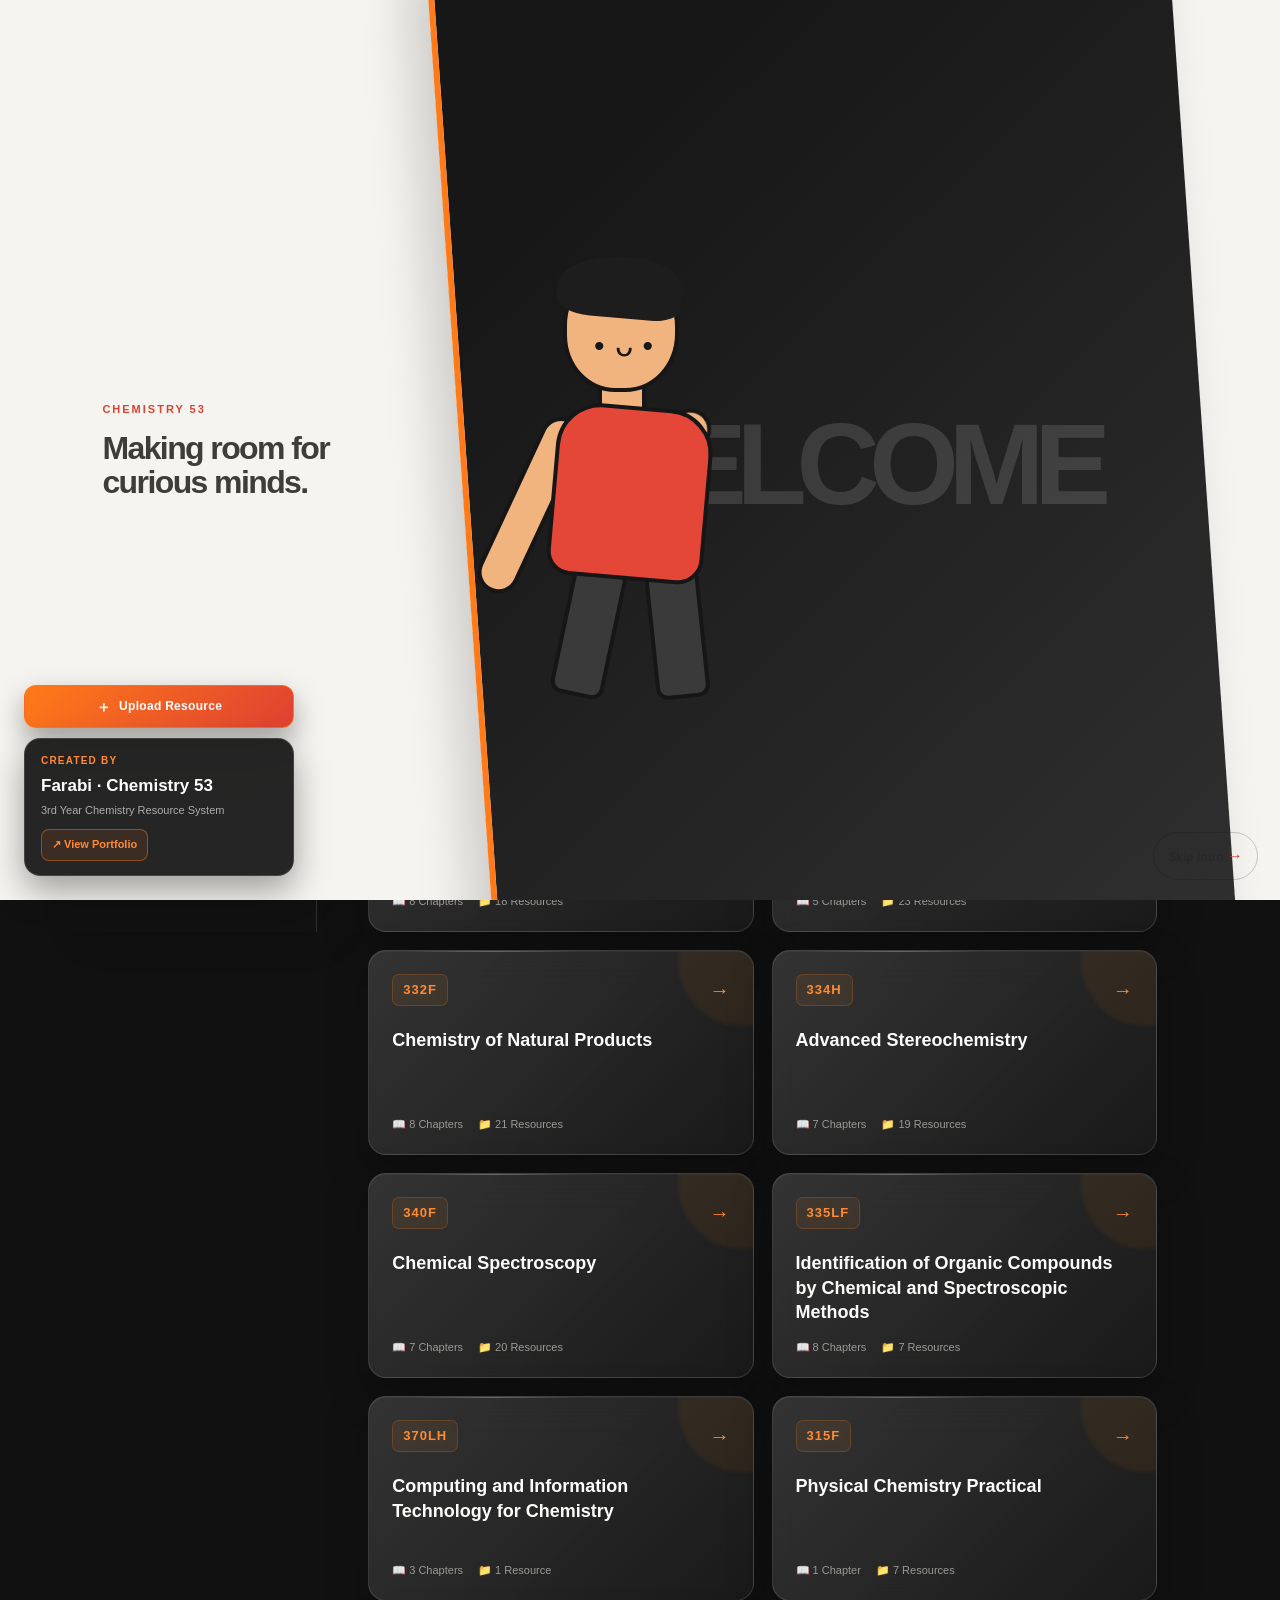
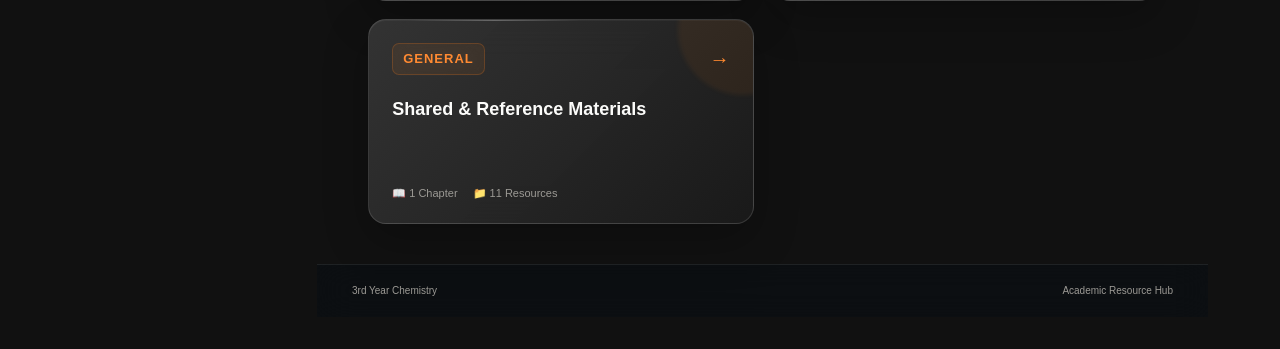
<file: index.html>
<!DOCTYPE html>
<html lang="en">
<head>
  <meta charset="UTF-8">
  <meta name="viewport" content="width=device-width, initial-scale=1.0">

  <title>3rd Year Chemistry Resource System</title>

  <link rel="stylesheet" href="css/styles.css">

  <style>
    /* =========================================================
       BOTTOM-LEFT ADMIN / CREATOR PANEL
       ========================================================= */

    .bottom-left-panel {
      position: fixed;
      left: 24px;
      bottom: 24px;
      z-index: 9999;

      width: 270px;

      display: flex;
      flex-direction: column;
      gap: 10px;
    }


    /* =========================================================
       ADD RESOURCE BUTTON
       ========================================================= */

    .add-resource-btn {
      width: 100%;

      display: flex;
      align-items: center;
      justify-content: center;
      gap: 8px;

      padding: 11px 14px;

      border: 1px solid rgba(255, 122, 24, 0.68);
      border-radius: 12px;

      background:
        linear-gradient(
          135deg,
          rgba(255, 122, 24, 0.95),
          rgba(223, 65, 50, 0.95)
        );

      color: #ffffff;

      text-decoration: none;

      font-size: 12px;
      font-weight: 700;
      letter-spacing: 0.3px;

      backdrop-filter: blur(16px);
      -webkit-backdrop-filter: blur(16px);

      box-shadow:
        0 8px 28px rgba(0, 0, 0, 0.3),
        0 0 18px rgba(255, 122, 24, 0.10);

      transition:
        transform 0.25s ease,
        border-color 0.25s ease,
        background 0.25s ease,
        box-shadow 0.25s ease;
    }

    .add-resource-btn:hover {
      transform: translateY(-3px);

      border-color: rgba(255, 255, 255, 0.9);

      background:
        linear-gradient(
          135deg,
          rgba(255, 154, 72, 1),
          rgba(238, 89, 73, 1)
        );

      box-shadow:
        0 12px 35px rgba(0, 0, 0, 0.4),
        0 0 25px rgba(255, 122, 24, 0.18);
    }

    .add-resource-icon {
      font-size: 15px;
      line-height: 1;
    }


    /* =========================================================
       CREATOR CARD
       ========================================================= */

    .creator-card {
      width: 100%;
      box-sizing: border-box;

      padding: 14px 16px;

      background: rgba(24, 24, 24, 0.94);

      border: 1px solid rgba(255, 255, 255, 0.15);
      border-radius: 16px;

      backdrop-filter: blur(16px);
      -webkit-backdrop-filter: blur(16px);

      box-shadow:
        0 10px 35px rgba(0, 0, 0, 0.35),
        0 0 20px rgba(255, 122, 24, 0.08);

      color: #ffffff;

      transition:
        transform 0.25s ease,
        border-color 0.25s ease,
        box-shadow 0.25s ease;
    }

    .creator-card:hover {
      transform: translateY(-3px);

      border-color: rgba(255, 122, 24, 0.65);

      box-shadow:
        0 14px 40px rgba(0, 0, 0, 0.45),
        0 0 25px rgba(255, 122, 24, 0.14);
    }

    .creator-label {
      display: block;

      margin-bottom: 3px;

      font-size: 10px;
      font-weight: 600;
      letter-spacing: 1.2px;
      text-transform: uppercase;

      color: #ff9a48;
    }

    .creator-name {
      margin: 0;

      font-size: 17px;
      font-weight: 700;

      color: #ffffff;
    }

    .creator-project {
      margin: 4px 0 11px;

      font-size: 11px;
      line-height: 1.4;

      color: rgba(255, 255, 255, 0.62);
    }

    .creator-portfolio {
      display: inline-flex;
      align-items: center;
      gap: 6px;

      padding: 6px 10px;

      border: 1px solid rgba(255, 122, 24, 0.42);
      border-radius: 8px;

      background: rgba(255, 122, 24, 0.10);

      color: #ff9a48;

      text-decoration: none;

      font-size: 11px;
      font-weight: 600;

      transition:
        background 0.2s ease,
        border-color 0.2s ease;
    }

    .creator-portfolio:hover {
      background: rgba(255, 122, 24, 0.18);

      border-color: rgba(255, 122, 24, 0.72);
    }


    /* =========================================================
       MOBILE
       ========================================================= */

    @media (max-width: 600px) {

      .bottom-left-panel {
        left: 12px;
        bottom: 12px;

        width: 230px;
      }

      .add-resource-btn {
        padding: 9px 11px;
        font-size: 11px;
      }

      .creator-card {
        padding: 11px 13px;
      }

      .creator-name {
        font-size: 15px;
      }

      .creator-project {
        margin-bottom: 8px;
        font-size: 10px;
      }

      .creator-portfolio {
        padding: 5px 8px;
        font-size: 10px;
      }
    }
  </style>
</head>

<body>

  <!-- =======================================================
       LOADING SCREEN
       ======================================================= -->

  <div id="loader-overlay">

    <div class="prologue-copy" aria-hidden="true">
      <span class="eyebrow">CHEMISTRY 53</span>
      <p>Making room for curious minds.</p>
    </div>

    <div class="prologue-stage" aria-hidden="true">
      <div class="prologue-wall">
        <span>WELCOME</span>
      </div>

      <div class="prologue-boy">
        <div class="boy-hair"></div>
        <div class="boy-head"><span class="boy-face">•ᴗ•</span></div>
        <div class="boy-neck"></div>
        <div class="boy-body"></div>
        <div class="boy-arm boy-arm-left"></div>
        <div class="boy-arm boy-arm-right"></div>
        <div class="boy-leg boy-leg-left"></div>
        <div class="boy-leg boy-leg-right"></div>
      </div>
    </div>

    <button class="skip-prologue" id="skip-prologue" type="button">
      Skip intro <span>→</span>
    </button>

  </div>


  <!-- =======================================================
       BOTTOM-LEFT PANEL
       ======================================================= -->

  <div class="bottom-left-panel">

    <!-- UPLOAD RESOURCE BUTTON -->

    <a
      href="code-generator.html"
      class="add-resource-btn"
    >

      <span class="add-resource-icon">
        ＋
      </span>

      <span>
        Upload Resource
      </span>

    </a>


    <!-- CREATOR INFORMATION -->

    <section class="creator-card">

      <span class="creator-label">
        Created by
      </span>

      <h2 class="creator-name">
        Farabi · Chemistry 53
      </h2>

      <p class="creator-project">
        3rd Year Chemistry Resource System
      </p>

      <a
        class="creator-portfolio"
        href="https://smkfarabi-stack.github.io/my-portfolio/"
        target="_blank"
        rel="noopener noreferrer"
      >
        ↗ View Portfolio
      </a>

    </section>

  </div>


  <!-- =======================================================
       MAIN APPLICATION
       ======================================================= -->

  <main
    id="app-root"
    style="
      padding: 32px;
      max-width: 1200px;
      margin: 0 auto;
    "
  ></main>


  <!-- =======================================================
       JAVASCRIPT
       ======================================================= -->

  <script src="js/syllabus-data.js"></script>

  <script src="js/resources-import.js"></script>

  <script src="js/resources.js"></script>

  <script src="js/code-generator.js"></script>

  <script src="js/app.js"></script>

</body>
</html>
</file>
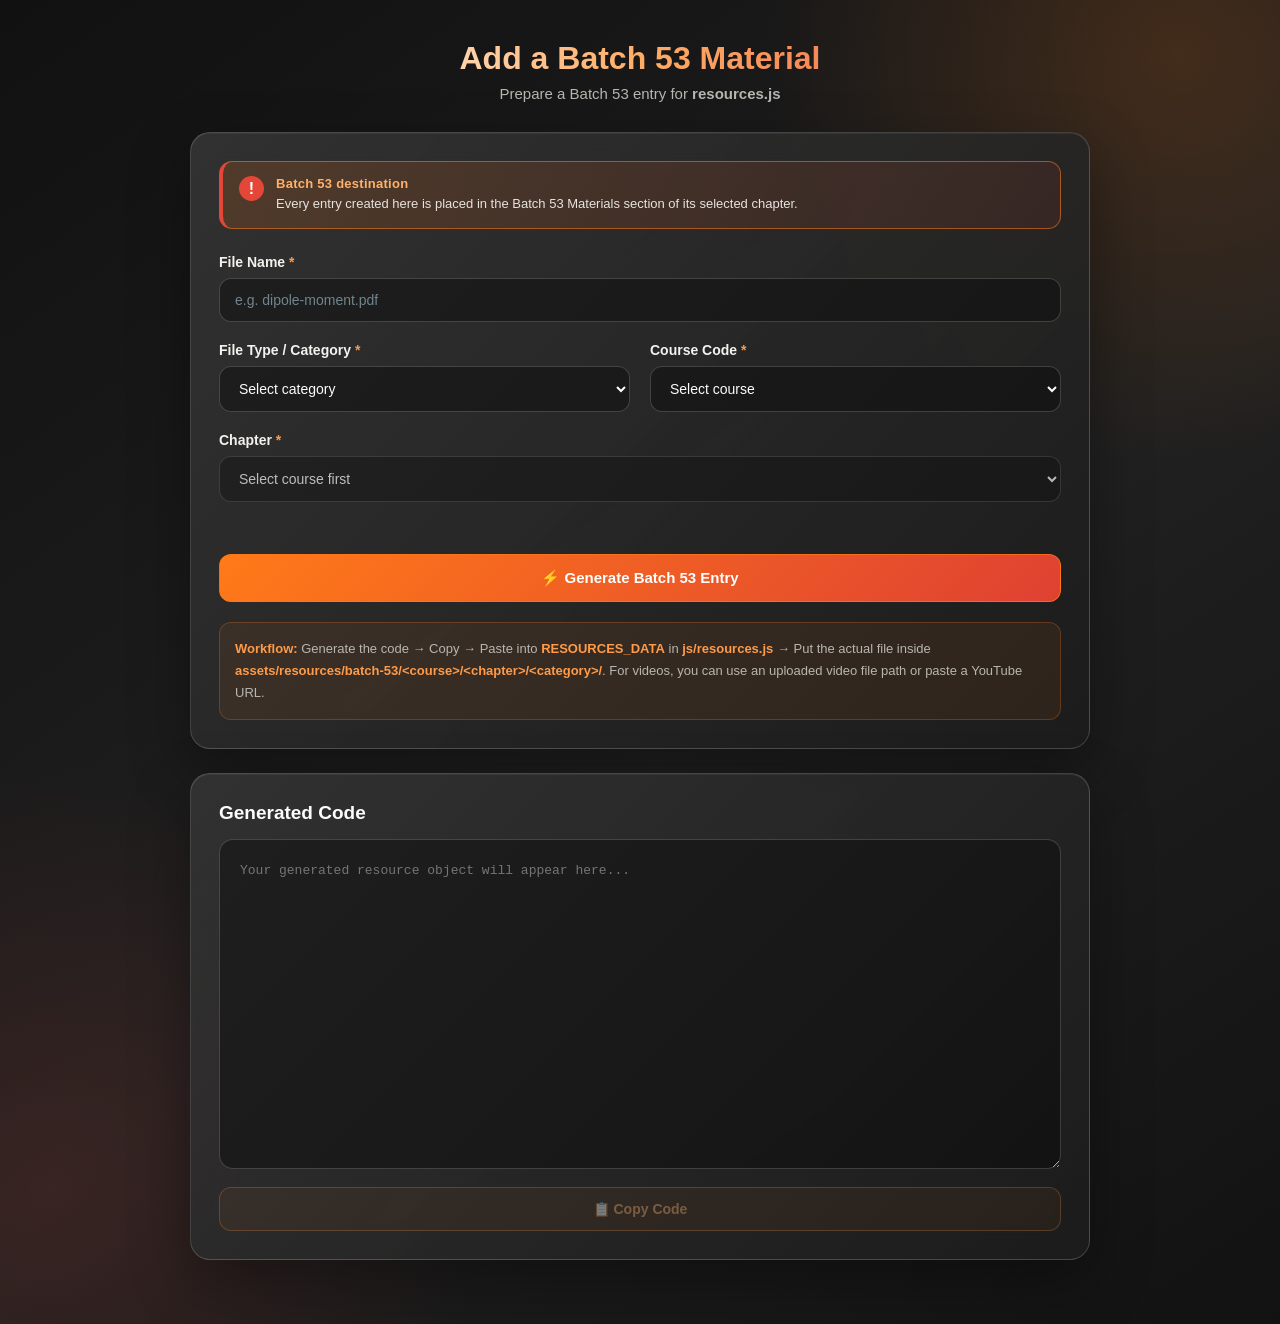
<file: code-generator.html>
<!DOCTYPE html>
<html lang="en">
<head>
  <meta charset="UTF-8">
  <meta name="viewport" content="width=device-width, initial-scale=1.0">

  <title>Add Batch 53 Material · Chemistry 53</title>

  <style>
    :root {
      --bg: #121212;
      --glass: rgba(255, 255, 255, 0.07);
      --glass-border: rgba(255, 255, 255, 0.14);
      --text: #fcfcfa;
      --muted: #b8b6b0;
      --cyan: #ff7a18;
      --purple: #df4132;
      --green: #ff9a48;
      --danger: #f06558;
    }

    * {
      box-sizing: border-box;
      margin: 0;
      padding: 0;
    }

    body {
      min-height: 100vh;
      font-family: Arial, Helvetica, sans-serif;
      color: var(--text);

      background:
        linear-gradient(
          rgba(3, 8, 14, 0.35),
          rgba(3, 8, 14, 0.35)
        ),
        url("assets/images/bg.svg");

      background-size: cover;
      background-position: center;
      background-attachment: fixed;

      display: flex;
      justify-content: center;
      padding: 40px 20px;
    }

    .container {
      width: 100%;
      max-width: 900px;
    }

    /* Header */

    .header {
      text-align: center;
      margin-bottom: 30px;
    }

    .header h1 {
      font-size: 32px;
      font-weight: 800;
      margin-bottom: 8px;

      background: linear-gradient(
        90deg,
        var(--cyan),
        var(--green),
        var(--purple)
      );

      -webkit-background-clip: text;
      -webkit-text-fill-color: transparent;
    }

    .header p {
      color: var(--muted);
      font-size: 15px;
    }

    /* Glass Card */

    .glass-card {
      background: var(--glass);
      border: 1px solid var(--glass-border);
      border-radius: 20px;

      backdrop-filter: blur(18px) saturate(140%);
      -webkit-backdrop-filter: blur(18px) saturate(140%);

      box-shadow:
        0 20px 60px rgba(0, 0, 0, 0.35),
        inset 0 1px 0 rgba(255, 255, 255, 0.08);

      padding: 28px;
      margin-bottom: 24px;
    }

    /* Form */

    .form-grid {
      display: grid;
      grid-template-columns: 1fr 1fr;
      gap: 20px;
    }

    .form-group {
      display: flex;
      flex-direction: column;
      gap: 8px;
    }

    .form-group.full {
      grid-column: 1 / -1;
    }

    label {
      font-size: 14px;
      font-weight: 700;
      color: #dffcff;
    }

    .required {
      color: var(--cyan);
    }

    input,
    select {
      width: 100%;
      padding: 13px 15px;

      border-radius: 12px;
      border: 1px solid rgba(255, 255, 255, 0.15);

      background: rgba(0, 0, 0, 0.28);
      color: var(--text);

      outline: none;
      font-size: 14px;

      transition: 0.2s ease;
    }

    input::placeholder {
      color: #71858e;
    }

    select option {
      background: #07121b;
      color: white;
    }

    input:focus,
    select:focus {
      border-color: var(--cyan);

      box-shadow:
        0 0 0 3px rgba(255, 122, 24, 0.14),
        0 0 20px rgba(255, 122, 24, 0.08);
    }

    /* Button */

    .generate-btn {
      width: 100%;
      margin-top: 24px;

      padding: 14px 20px;

      border: 1px solid rgba(255, 122, 24, 0.7);
      border-radius: 12px;

      background:
        linear-gradient(
          135deg,
          rgba(255, 122, 24, 0.9),
          rgba(223, 65, 50, 0.9)
        );

      color: white;
      font-size: 15px;
      font-weight: 800;

      cursor: pointer;

      transition: 0.25s ease;
    }

    .generate-btn:hover {
      transform: translateY(-2px);

      border-color: var(--cyan);

      box-shadow:
        0 8px 30px rgba(228, 71, 55, 0.25);
    }

    .generate-btn:active {
      transform: translateY(0);
    }

    /* Output */

    .output-header {
      display: flex;
      align-items: center;
      justify-content: space-between;

      margin-bottom: 15px;
    }

    .output-header h2 {
      font-size: 19px;
    }

    .status {
      font-size: 13px;
      color: var(--green);
      min-height: 18px;
    }

    .code-box {
      position: relative;
    }

    #output {
      width: 100%;
      min-height: 330px;

      padding: 20px;

      resize: vertical;

      border-radius: 14px;
      border: 1px solid rgba(255, 122, 24, 0.3);

      background: rgba(0, 0, 0, 0.42);

      color: #dffcff;

      font-family:
        "Fira Code",
        "Cascadia Code",
        Consolas,
        monospace;

      font-size: 13px;
      line-height: 1.7;

      outline: none;
    }

    .copy-btn {
      width: 100%;
      margin-top: 14px;

      padding: 13px 18px;

      border: 1px solid rgba(255, 154, 72, 0.62);
      border-radius: 12px;

      background: rgba(255, 122, 24, 0.13);

      color: var(--green);

      font-size: 14px;
      font-weight: 800;

      cursor: pointer;

      transition: 0.2s ease;
    }

    .copy-btn:hover {
      background: rgba(255, 122, 24, 0.22);
      border-color: var(--green);
    }

    .copy-btn:disabled {
      opacity: 0.4;
      cursor: not-allowed;
    }

    /* Info */

    .info {
      margin-top: 20px;

      padding: 15px;

      border-radius: 12px;

      background: rgba(255, 122, 24, 0.08);
      border: 1px solid rgba(255, 122, 24, 0.25);

      color: var(--muted);

      font-size: 13px;
      line-height: 1.7;
    }

    .info strong {
      color: var(--cyan);
    }

    /* Error */

    .error {
      color: var(--danger);
      font-size: 13px;
      margin-top: 10px;
      min-height: 18px;
    }

    /* Responsive */

    @media (max-width: 700px) {
      body {
        padding: 25px 14px;
      }

      .glass-card {
        padding: 20px;
        border-radius: 16px;
      }

      .form-grid {
        grid-template-columns: 1fr;
      }

      .form-group.full {
        grid-column: auto;
      }

      .header h1 {
        font-size: 26px;
      }

      #output {
        font-size: 12px;
      }
    }

    /* Warm upload workspace: white · gray · black · orange · red */
    :root {
      --bg: #121212;
      --glass: rgba(36, 36, 36, 0.92);
      --glass-border: rgba(255, 255, 255, 0.16);
      --text: #fcfcfa;
      --muted: #b8b6b0;
      --cyan: #ff7a18;
      --purple: #df4132;
      --green: #ff9a48;
      --danger: #f06558;
    }

    body {
      background:
        radial-gradient(circle at 92% 4%, rgba(255, 122, 24, 0.17), transparent 26rem),
        radial-gradient(circle at 4% 90%, rgba(223, 65, 50, 0.13), transparent 27rem),
        linear-gradient(145deg, #111, #202020 55%, #121212);
    }

    .header h1 {
      background: linear-gradient(90deg, #fff 6%, #ffad66 50%, #e65443 100%);
      -webkit-background-clip: text;
      -webkit-text-fill-color: transparent;
    }

    .glass-card {
      background: linear-gradient(135deg, rgba(52, 52, 52, 0.9), rgba(28, 28, 28, 0.96));
      box-shadow: 0 22px 58px rgba(0, 0, 0, 0.34), inset 0 1px rgba(255, 255, 255, 0.055);
    }

    .upload-warning {
      display: grid;
      grid-template-columns: auto 1fr;
      gap: 12px;
      align-items: start;
      margin-bottom: 25px;
      padding: 14px 16px;
      border: 1px solid rgba(255, 122, 24, 0.55);
      border-left: 4px solid #e44737;
      border-radius: 13px;
      background: linear-gradient(105deg, rgba(255, 122, 24, 0.16), rgba(228, 71, 55, 0.09));
    }

    .upload-warning-icon {
      display: grid;
      place-items: center;
      width: 25px;
      height: 25px;
      border-radius: 50%;
      background: #e44737;
      color: #fff;
      font-weight: 900;
      line-height: 1;
    }

    .upload-warning strong { display: block; color: #ffb16b; font-size: 13px; letter-spacing: .02em; }
    .upload-warning p { margin-top: 3px; color: #e6e3de; font-size: 13px; line-height: 1.5; }

    .required, .info strong { color: #ff9a48; }
    label { color: #f4f2ee; }
    input, select, #output { border-color: rgba(255, 255, 255, 0.18); background: rgba(8, 8, 8, 0.42); color: #fcfcfa; }
    input:focus, select:focus { border-color: #ff7a18; box-shadow: 0 0 0 3px rgba(255, 122, 24, 0.14), 0 0 20px rgba(255, 122, 24, 0.08); }
    select option { background: #252525; }
    .generate-btn { border-color: rgba(255, 122, 24, 0.7); background: linear-gradient(135deg, #ff7a18, #df4132); }
    .generate-btn:hover { border-color: #fff; box-shadow: 0 10px 30px rgba(228, 71, 55, 0.25); }
    .copy-btn { border-color: rgba(255, 154, 72, 0.62); background: rgba(255, 122, 24, 0.13); color: #ffb16b; }
    .copy-btn:hover { border-color: #ff9a48; background: rgba(255, 122, 24, 0.22); }
    .info { border-color: rgba(255, 122, 24, 0.25); background: rgba(255, 122, 24, 0.08); }
  </style>
</head>

<body>

  <div class="container">

    <!-- Header -->
    <header class="header">
      <h1>Add a Batch 53 Material</h1>
      <p>Prepare a Batch 53 entry for <strong>resources.js</strong></p>
    </header>


    <!-- Form -->
    <section class="glass-card">

      <aside class="upload-warning" role="note">
        <span class="upload-warning-icon" aria-hidden="true">!</span>
        <div>
        <strong>Batch 53 destination</strong>
          <p>Every entry created here is placed in the Batch 53 Materials section of its selected chapter.</p>
        </div>
      </aside>

      <form id="resourceForm">

        <div class="form-grid">

          <!-- File Name -->
          <div class="form-group full">
            <label for="fileName">
              File Name <span class="required">*</span>
            </label>

            <input
              type="text"
              id="fileName"
              placeholder="e.g. dipole-moment.pdf"
              autocomplete="off"
              required
            >
          </div>


          <!-- Video URL (only for videos) -->
          <div
            class="form-group full"
            id="videoSourceGroup"
            style="display: none;"
          >
            <label for="videoSource">
              YouTube URL <span class="required">*</span>
            </label>

            <input
              type="url"
              id="videoSource"
              placeholder="e.g. https://www.youtube.com/watch?v=..."
              autocomplete="off"
            >
          </div>


          <!-- Resource Type -->
          <div class="form-group">
            <label for="resourceType">
              File Type / Category <span class="required">*</span>
            </label>

            <select id="resourceType" required>
              <option value="">Select category</option>
              <option value="class-note">Class Note</option>
              <option value="personal-note">Personal Note</option>
              <option value="teacher-material">Teacher Material</option>
              <option value="slide">Slides</option>
              <option value="book">Book</option>
              <option value="previous-year-question">Previous Year Questions</option>
              <option value="video">Video</option>
            </select>
          </div>


          <!-- Course -->
          <div class="form-group">
            <label for="courseCode">
              Course Code <span class="required">*</span>
            </label>

            <select id="courseCode" required>
              <option value="">Select course</option>
            </select>
          </div>


          <!-- Chapter -->
          <div class="form-group full">
            <label for="chapter">
              Chapter <span class="required">*</span>
            </label>

            <select id="chapter" required disabled>
              <option value="">Select course first</option>
            </select>
          </div>

        </div>

        <div id="errorMessage" class="error"></div>

        <button type="submit" class="generate-btn">
          ⚡ Generate Batch 53 Entry
        </button>

      </form>

      <div class="info">
        <strong>Workflow:</strong>
        Generate the code → Copy → Paste into
        <strong>RESOURCES_DATA</strong> in
        <strong>js/resources.js</strong> → Put the actual file inside
        <strong>assets/resources/batch-53/&lt;course&gt;/&lt;chapter&gt;/&lt;category&gt;/</strong>.
        For videos, you can
        use an uploaded video file path or paste a YouTube URL.
      </div>

    </section>


    <!-- Output -->
    <section class="glass-card">

      <div class="output-header">
        <h2>Generated Code</h2>
        <span id="status" class="status"></span>
      </div>

      <div class="code-box">

        <textarea
          id="output"
          readonly
          spellcheck="false"
          placeholder="Your generated resource object will appear here..."
        ></textarea>

      </div>

      <button
        type="button"
        id="copyBtn"
        class="copy-btn"
        disabled
      >
        📋 Copy Code
      </button>

    </section>

  </div>


  <!-- Existing project data -->
  <script src="js/syllabus-data.js"></script>
  <script src="js/resources-import.js"></script>
  <script src="js/resources.js"></script>


  <script>
    /*
     * Resource Code Generator
     *
     * Uses:
     *   SYLLABUS_DATA
     *   RESOURCE_TYPES
     *
     * Output format:
     *
     * {
     *   id: "...",
     *   collection: "batch-53",
     *   courseCode: "...",
     *   chapterId: "...",
     *   chapterTitle: "...",
     *   title: "...",
     *   type: "...",
     *   fileName: "...",
     *   filePath: "..."
     * },
     */


    const courseSelect = document.getElementById("courseCode");
    const chapterSelect = document.getElementById("chapter");

    const form = document.getElementById("resourceForm");

    const fileNameInput = document.getElementById("fileName");
    const resourceTypeSelect =
      document.getElementById("resourceType");

    const videoSourceGroup =
      document.getElementById("videoSourceGroup");
    const videoSourceInput =
      document.getElementById("videoSource");

    const output = document.getElementById("output");
    const copyBtn = document.getElementById("copyBtn");

    const errorMessage =
      document.getElementById("errorMessage");

    const status =
      document.getElementById("status");


    /*
     * Resource type → folder
     *
     * Kept synchronized with resources.js
     */

    const FOLDER_MAP = {
      "class-note": "class-notes",
      "personal-note": "personal-notes",
      "teacher-material": "class-notes",
      "slide": "slides",
      "book": "books",
      "previous-year-question": "previous-year-questions",
      "video": "videos"
    };


    /*
     * Resource type → title suffix
     */

    const TITLE_SUFFIX = {
      "class-note": "Class Note",
      "personal-note": "Personal Note",
      "teacher-material": "Teacher Material",
      "slide": "Slides",
      "book": "Book",
      "previous-year-question": "Previous Year Questions",
      "video": "Video"
    };


    /*
     * Show the YouTube URL field only for video resources
     */

    function updateVideoSourceField() {

      const isVideo =
        resourceTypeSelect.value === "video";

      videoSourceGroup.style.display =
        isVideo ? "flex" : "none";

      videoSourceInput.required = isVideo;

      if (!isVideo) {
        videoSourceInput.value = "";
      }
    }


    /*
     * Load courses
     */

    function loadCourses() {

      courseSelect.innerHTML =
        '<option value="">Select course</option>';

      if (
        typeof SYLLABUS_DATA === "undefined" ||
        !Array.isArray(SYLLABUS_DATA)
      ) {
        showError(
          "SYLLABUS_DATA could not be loaded. Check js/syllabus-data.js."
        );
        return;
      }

      SYLLABUS_DATA.forEach(course => {

        const option = document.createElement("option");

        option.value = course.code;

        option.textContent =
          `${course.code} — ${course.title}`;

        courseSelect.appendChild(option);

      });
    }


    /*
     * Load chapters after selecting a course
     */

    function loadChapters(courseCode) {

      chapterSelect.innerHTML =
        '<option value="">Select chapter</option>';

      chapterSelect.disabled = true;

      if (!courseCode) {
        chapterSelect.innerHTML =
          '<option value="">Select course first</option>';

        return;
      }

      const course = SYLLABUS_DATA.find(
        item => item.code === courseCode
      );

      if (!course || !Array.isArray(course.chapters)) {
        chapterSelect.innerHTML =
          '<option value="">No chapters found</option>';

        return;
      }

      course.chapters.forEach(chapter => {

        const option = document.createElement("option");

        option.value = chapter.id;

        option.textContent =
          `${chapter.id} — ${chapter.title}`;

        chapterSelect.appendChild(option);

      });

      chapterSelect.disabled = false;
    }


    /*
     * Convert filename into a readable title
     *
     * Example:
     * dipole-moment.pdf
     *
     * becomes:
     * Dipole Moment Class Note
     */

    function createTitle(fileName, type) {

      let name = fileName;

      /*
       * Remove extension
       */

      const lastDot = name.lastIndexOf(".");

      if (lastDot > 0) {
        name = name.substring(0, lastDot);
      }

      /*
       * Replace separators
       */

      name = name
        .replace(/[-_]+/g, " ")
        .replace(/\s+/g, " ")
        .trim();

      /*
       * Capitalize words
       */

      name = name
        .split(" ")
        .map(word => {

          if (!word) {
            return "";
          }

          return (
            word.charAt(0).toUpperCase() +
            word.slice(1)
          );

        })
        .join(" ");

      const suffix =
        TITLE_SUFFIX[type] || "";

      return suffix
        ? `${name} ${suffix}`
        : name;
    }


    /*
     * Generate random 5-character ID
     *
     * Example:
     * x7k92
     */

    function generateRandomString(length = 5) {

      const characters =
        "abcdefghijklmnopqrstuvwxyz0123456789";

      let result = "";

      for (let i = 0; i < length; i++) {

        result += characters.charAt(
          Math.floor(
            Math.random() * characters.length
          )
        );

      }

      return result;
    }


    /*
     * Create resource ID
     *
     * Example:
     *
     * res-310f-c310f-1-x7k92
     */

    function generateResourceId(courseCode, chapterId) {

      return (
        `res-${courseCode.toLowerCase()}-${chapterId}-${generateRandomString(5)}`
      );
    }


    /*
     * Escape characters for generated JS string
     */

    function escapeJsString(value) {

      return String(value)
        .replace(/\\/g, "\\\\")
        .replace(/"/g, '\\"')
        .replace(/\r/g, "")
        .replace(/\n/g, "\\n");
    }


    /*
     * Show error
     */

    function showError(message) {

      errorMessage.textContent = message;

    }


    /*
     * Clear error
     */

    function clearError() {

      errorMessage.textContent = "";

    }


    /*
     * Generate resource object
     */

    function generateResourceCode() {

      clearError();

      const fileName =
        fileNameInput.value.trim();

      const type =
        resourceTypeSelect.value;

      const courseCode =
        courseSelect.value;

      const chapterId =
        chapterSelect.value;


      /*
       * Validation
       */

      if (!fileName) {

        showError("Please enter the file name.");

        fileNameInput.focus();

        return;

      }

      if (!type) {

        showError("Please select the resource category.");

        resourceTypeSelect.focus();

        return;

      }

      if (!courseCode) {

        showError("Please select a course.");

        courseSelect.focus();

        return;

      }

      if (!chapterId) {

        showError("Please select a chapter.");

        chapterSelect.focus();

        return;

      }


      /*
       * Find selected course
       */

      const course = SYLLABUS_DATA.find(
        item => item.code === courseCode
      );

      if (!course) {

        showError("Selected course could not be found.");

        return;

      }


      /*
       * Find selected chapter
       */

      const chapter = course.chapters.find(
        item => item.id === chapterId
      );

      if (!chapter) {

        showError("Selected chapter could not be found.");

        return;

      }


      /*
       * Folder
       */

      const folder =
        FOLDER_MAP[type];

      if (!folder) {

        showError("Invalid resource category.");

        return;

      }


      /*
       * Generate values
       */

      const id =
        generateResourceId(
          courseCode,
          chapterId
        );

      const title =
        createTitle(
          fileName,
          type
        );

      let filePath =
        `assets/resources/batch-53/${courseCode}/${chapter.id}/${folder}/${fileName}`;

      if (type === "video") {

        const videoUrl =
          videoSourceInput.value.trim();

        if (!videoUrl) {

          showError("Please enter the YouTube URL.");

          videoSourceInput.focus();

          return;

        }

        filePath = videoUrl;

      }


      /*
       * Build exact object
       */

      const code =
`{
  id: "${escapeJsString(id)}",
  collection: "batch-53",
  location: "chapter",
  courseCode: "${escapeJsString(courseCode)}",
  chapterId: "${escapeJsString(chapter.id)}",
  chapterTitle: "${escapeJsString(chapter.title)}",
  title: "${escapeJsString(title)}",
  type: "${escapeJsString(type)}",
  fileName: "${escapeJsString(fileName)}",
  filePath: "${escapeJsString(filePath)}"
},`;


      /*
       * Display
       */

      output.value = code;

      copyBtn.disabled = false;

      status.textContent = "✓ Code generated";

    }


    /*
     * Copy generated code
     */

    async function copyCode() {

      const code = output.value;

      if (!code) {
        return;
      }

      try {

        await navigator.clipboard.writeText(code);

        status.textContent = "✓ Copied!";

        copyBtn.textContent = "✓ Copied!";

        setTimeout(() => {

          copyBtn.textContent = "📋 Copy Code";
          status.textContent = "";

        }, 1800);

      } catch (error) {

        /*
         * Fallback for browsers where
         * Clipboard API is unavailable.
         */

        output.select();

        document.execCommand("copy");

        status.textContent = "✓ Copied!";

        copyBtn.textContent = "✓ Copied!";

        setTimeout(() => {

          copyBtn.textContent = "📋 Copy Code";
          status.textContent = "";

        }, 1800);

      }

    }


    /*
     * Events
     */

    resourceTypeSelect.addEventListener(
      "change",
      () => {

        updateVideoSourceField();

        output.value = "";

        copyBtn.disabled = true;

        status.textContent = "";

        clearError();

      }
    );


    courseSelect.addEventListener(
      "change",
      () => {

        loadChapters(
          courseSelect.value
        );

        output.value = "";

        copyBtn.disabled = true;

        status.textContent = "";

        clearError();

      }
    );


    form.addEventListener(
      "submit",
      event => {

        event.preventDefault();

        generateResourceCode();

      }
    );


    copyBtn.addEventListener(
      "click",
      copyCode
    );


    /*
     * Initialize
     */

    loadCourses();

  </script>

</body>
</html>
</file>
<file: css/styles.css>
/* ============================================================
   3RD YEAR CHEMISTRY APP
   styles.css
   Glassmorphism + bg.svg
   ============================================================ */


/* ============================================================
   ROOT VARIABLES
   ============================================================ */

:root {

  --bg-primary: #050912;
  --bg-secondary: #07121b;

  --glass-bg: rgba(8, 20, 30, 0.48);
  --glass-bg-light: rgba(15, 35, 46, 0.42);
  --glass-bg-strong: rgba(7, 18, 28, 0.68);

  --glass-border: rgba(255, 255, 255, 0.10);
  --glass-border-light: rgba(255, 255, 255, 0.15);
  --glass-border-aqua: rgba(255, 122, 24, 0.25);

  --aqua-cyan: #ff7a18;
  --aqua-light: #ffb36b;
  --aqua-dark: #ad3d13;

  --green: #e44737;
  --green-dark: #ad2e25;

  --purple: #f06a48;
  --purple-dark: #a82e22;

  --text-primary: #fcfcfa;
  --text-secondary: #d1d0cc;
  --text-muted: #9c9a95;

  --shadow:
    0 20px 60px rgba(0, 0, 0, 0.30);

  --shadow-soft:
    0 10px 35px rgba(0, 0, 0, 0.20);

  --sidebar-width: 245px;
  --header-height: 76px;

  --radius-sm: 8px;
  --radius-md: 12px;
  --radius-lg: 18px;
  --radius-xl: 24px;

}


/* ============================================================
   RESET
   ============================================================ */

* {
  margin: 0;
  padding: 0;
  box-sizing: border-box;
}


html {
  scroll-behavior: smooth;
}


body {

  min-height: 100vh;

  font-family:
    Inter,
    "Segoe UI",
    Roboto,
    Arial,
    sans-serif;

  color: var(--text-primary);

  line-height: 1.6;

  /*
   * MAIN BACKGROUND
   *
   * Your existing bg.svg is used here.
   */

  background-color: var(--bg-primary);

  background-image:
    linear-gradient(
      rgba(3, 8, 14, 0.35),
      rgba(3, 8, 14, 0.35)
    ),
    url("../assets/images/bg.svg");

  background-size:
    cover;

  background-position:
    center;

  background-attachment:
    fixed;

  background-repeat:
    no-repeat;

}


/* ============================================================
   GLOBAL GLASS EFFECT
   ============================================================ */

.glass {

  background:
    var(--glass-bg);

  border:
    1px solid var(--glass-border);

  backdrop-filter:
    blur(20px)
    saturate(140%);

  -webkit-backdrop-filter:
    blur(20px)
    saturate(140%);

  box-shadow:
    var(--shadow-soft);

}


/* ============================================================
   FORM ELEMENTS
   ============================================================ */

button,
input,
select,
textarea {
  font: inherit;
}


button {
  cursor: pointer;
}


a {
  color: inherit;
  text-decoration: none;
}


/* ============================================================
   SCROLLBAR
   ============================================================ */

::-webkit-scrollbar {
  width: 8px;
}


::-webkit-scrollbar-track {
  background:
    rgba(0, 0, 0, 0.25);
}


::-webkit-scrollbar-thumb {

  background:
    rgba(255, 122, 24, 0.25);

  border-radius:
    20px;

  border:
    2px solid transparent;

  background-clip:
    padding-box;

}


::-webkit-scrollbar-thumb:hover {

  background:
    rgba(255, 122, 24, 0.45);

}


/* ============================================================
   LOADER
   ============================================================ */

#loader-overlay {

  position: fixed;

  inset: 0;

  z-index: 9999;

  display: flex;

  flex-direction: column;

  align-items: center;

  justify-content: center;

  background:

    linear-gradient(
      rgba(3, 8, 14, 0.55),
      rgba(3, 8, 14, 0.65)
    ),

    url("../assets/images/bg.svg");

  background-size:
    cover;

  background-position:
    center;

  backdrop-filter:
    blur(15px);

  -webkit-backdrop-filter:
    blur(15px);

  transition:
    opacity 0.5s ease,
    visibility 0.5s ease;

}


#loader-overlay.hidden {

  opacity: 0;

  visibility: hidden;

}


/* ============================================================
   FLASK LOADER
   ============================================================ */

.flask-container {

  width: 90px;
  height: 100px;

  display: flex;

  align-items: center;

  justify-content: center;

}


.flask {

  position: relative;

  width: 62px;
  height: 70px;

  border:
    3px solid var(--aqua-cyan);

  border-top: none;

  border-radius:
    8px 8px 25px 25px;

  overflow: hidden;

  background:
    rgba(255, 122, 24, 0.04);

  box-shadow:
    0 0 30px
    rgba(255, 122, 24, 0.25);

}


.flask::before {

  content: "";

  position: absolute;

  width: 22px;
  height: 20px;

  left: 50%;
  top: -18px;

  transform:
    translateX(-50%);

  border:
    3px solid var(--aqua-cyan);

  border-bottom: none;

  border-radius:
    6px 6px 0 0;

}


.liquid {

  position: absolute;

  left: 0;
  right: 0;
  bottom: 0;

  height: 55%;

  background:
    linear-gradient(
      180deg,
      rgba(255, 122, 24, 0.50),
      rgba(228, 71, 55, 0.35)
    );

  animation:
    liquidMove 2s ease-in-out infinite;

}


@keyframes liquidMove {

  0%,
  100% {
    height: 50%;
  }

  50% {
    height: 65%;
  }

}


.bubble {

  position: absolute;

  bottom: 5px;

  background:
    rgba(255, 255, 255, 0.65);

  border-radius: 50%;

  animation:
    bubbleRise 2.5s infinite ease-in;

}


@keyframes bubbleRise {

  0% {
    bottom: 0;
    opacity: 0;
  }

  20% {
    opacity: 0.8;
  }

  100% {
    bottom: 90%;
    opacity: 0;
  }

}


/* ============================================================
   APP SHELL
   ============================================================ */

.app-shell {

  min-height: 100vh;

  display: flex;

  flex-direction: column;

}


/* ============================================================
   HEADER
   ============================================================ */

.app-header {

  position: sticky;

  top: 0;

  z-index: 100;

  height:
    var(--header-height);

  display: flex;

  align-items: center;

  justify-content: space-between;

  padding:
    0 28px;

  /*
   * GLASS HEADER
   */

  background:
    rgba(5, 14, 22, 0.48);

  border-bottom:
    1px solid var(--glass-border-light);

  backdrop-filter:
    blur(22px)
    saturate(150%);

  -webkit-backdrop-filter:
    blur(22px)
    saturate(150%);

  box-shadow:
    0 10px 35px
    rgba(0, 0, 0, 0.18);

}


/* subtle top highlight */

.app-header::after {

  content: "";

  position: absolute;

  left: 0;
  right: 0;
  bottom: 0;

  height: 1px;

  background:
    linear-gradient(
      90deg,
      transparent,
      rgba(255, 122, 24, 0.35),
      transparent
    );

}


/* ============================================================
   BRAND
   ============================================================ */

.brand-section {

  display: flex;

  align-items: center;

  gap: 13px;

}


.brand-icon {

  width: 43px;
  height: 43px;

  display: flex;

  align-items: center;

  justify-content: center;

  border:
    1px solid
    var(--glass-border-aqua);

  border-radius:
    12px;

  color:
    var(--aqua-cyan);

  font-size:
    25px;

  background:
    rgba(255, 122, 24, 0.07);

  backdrop-filter:
    blur(12px);

  -webkit-backdrop-filter:
    blur(12px);

  box-shadow:
    inset 0 1px 0
    rgba(255, 255, 255, 0.08),

    0 0 25px
    rgba(255, 122, 24, 0.08);

}


.brand-text h1 {

  font-size:
    18px;

  line-height:
    1.2;

  font-weight:
    700;

  color:
    var(--text-primary);

}


.brand-text span {

  display: block;

  margin-top:
    2px;

  color:
    var(--text-muted);

  font-size:
    11px;

  letter-spacing:
    0.5px;

}


/* ============================================================
   HEADER ACTIONS
   ============================================================ */

.header-actions {

  display: flex;

  gap: 8px;

}


.header-btn {

  width: 39px;
  height: 39px;

  display: flex;

  align-items: center;

  justify-content: center;

  border:
    1px solid var(--glass-border);

  border-radius:
    10px;

  background:
    rgba(255, 255, 255, 0.035);

  color:
    var(--text-secondary);

  backdrop-filter:
    blur(14px);

  -webkit-backdrop-filter:
    blur(14px);

  transition:
    0.2s ease;

}


.header-btn:hover {

  color:
    var(--aqua-cyan);

  border-color:
    var(--glass-border-aqua);

  background:
    rgba(255, 122, 24, 0.08);

  transform:
    translateY(-1px);

  box-shadow:
    0 8px 25px
    rgba(255, 122, 24, 0.08);

}


.mobile-menu-btn {

  display: none;

  width: 40px;
  height: 40px;

  border:
    1px solid var(--glass-border);

  border-radius:
    10px;

  background:
    rgba(255, 255, 255, 0.04);

  color:
    var(--aqua-cyan);

  backdrop-filter:
    blur(14px);

  -webkit-backdrop-filter:
    blur(14px);

}


/* ============================================================
   APP BODY
   ============================================================ */

.app-body {

  flex: 1;

  display: flex;

}


/* ============================================================
   SIDEBAR
   ============================================================ */

.sidebar {

  position: sticky;

  top:
    var(--header-height);

  width:
    var(--sidebar-width);

  height:
    calc(100vh - var(--header-height));

  flex-shrink:
    0;

  /*
   * GLASS SIDEBAR
   */

  background:
    rgba(5, 15, 23, 0.43);

  border-right:
    1px solid var(--glass-border-light);

  backdrop-filter:
    blur(22px)
    saturate(145%);

  -webkit-backdrop-filter:
    blur(22px)
    saturate(145%);

  box-shadow:
    12px 0 40px
    rgba(0, 0, 0, 0.15);

}


.sidebar-inner {

  height: 100%;

  padding:
    25px 15px;

}


.sidebar-nav {

  display: flex;

  flex-direction: column;

  gap: 6px;

}


/* ============================================================
   NAVIGATION
   ============================================================ */

.nav-item {

  width: 100%;

  display: flex;

  align-items: center;

  gap: 12px;

  padding:
    12px 14px;

  border:
    1px solid transparent;

  border-radius:
    10px;

  background:
    transparent;

  color:
    var(--text-secondary);

  text-align:
    left;

  transition:
    0.2s ease;

}


.nav-item:hover {

  color:
    var(--text-primary);

  background:
    rgba(255, 255, 255, 0.035);

  border-color:
    rgba(255, 255, 255, 0.06);

}


.nav-item.active {

  color:
    var(--aqua-cyan);

  background:
    rgba(255, 122, 24, 0.08);

  border-color:
    rgba(255, 122, 24, 0.17);

  box-shadow:
    inset 3px 0 0
    var(--aqua-cyan),

    0 8px 25px
    rgba(255, 122, 24, 0.05);

}


.nav-icon {

  width:
    22px;

  text-align:
    center;

  font-size:
    16px;

}


.sidebar-divider {

  height:
    1px;

  margin:
    25px 5px;

  background:
    linear-gradient(
      90deg,
      transparent,
      var(--glass-border-light),
      transparent
    );

}


/* ============================================================
   SIDEBAR STATS
   ============================================================ */

.sidebar-stats {

  display: grid;

  grid-template-columns:
    1fr 1fr;

  gap:
    8px;

}


.stat-item {

  padding:
    12px 8px;

  text-align:
    center;

  border:
    1px solid
    rgba(255, 255, 255, 0.08);

  border-radius:
    10px;

  background:
    rgba(255, 255, 255, 0.025);

  backdrop-filter:
    blur(12px);

  -webkit-backdrop-filter:
    blur(12px);

}


.stat-number {

  display: block;

  color:
    var(--aqua-cyan);

  font-size:
    18px;

  font-weight:
    700;

}


.stat-label {

  display: block;

  margin-top:
    1px;

  color:
    var(--text-muted);

  font-size:
    10px;

}


/* ============================================================
   MAIN CONTENT
   ============================================================ */

.main-content {

  flex: 1;

  min-width: 0;

  padding:
    40px clamp(20px, 4vw, 55px);

}


/* ============================================================
   PAGE
   ============================================================ */

.page-section {

  width:
    100%;

  max-width:
    1250px;

  margin:
    0 auto;

}


.page-heading {

  display:
    flex;

  align-items:
    flex-end;

  justify-content:
    space-between;

  margin-bottom:
    32px;

}


.eyebrow {

  display:
    block;

  margin-bottom:
    8px;

  color:
    var(--aqua-cyan);

  font-size:
    11px;

  font-weight:
    700;

  letter-spacing:
    2px;

}


.page-heading h2 {

  font-size:
    clamp(28px, 4vw, 38px);

  line-height:
    1.15;

  letter-spacing:
    -0.8px;

}


.page-heading p {

  max-width:
    650px;

  margin-top:
    9px;

  color:
    var(--text-secondary);

  font-size:
    14px;

}


/* ============================================================
   COURSE GRID
   ============================================================ */

.course-grid {

  display:
    grid;

  grid-template-columns:
    repeat(
      auto-fill,
      minmax(270px, 1fr)
    );

  gap:
    18px;

}


/* ============================================================
   COURSE CARD — GLASSMORPHISM
   ============================================================ */

.course-card {

  position:
    relative;

  min-height:
    205px;

  padding:
    23px;

  border:
    1px solid
    rgba(255, 255, 255, 0.10);

  border-radius:
    var(--radius-lg);

  /*
   * Glass surface
   */

  background:
    linear-gradient(
      135deg,
      rgba(255, 255, 255, 0.07),
      rgba(255, 255, 255, 0.025)
    );

  backdrop-filter:
    blur(22px)
    saturate(145%);

  -webkit-backdrop-filter:
    blur(22px)
    saturate(145%);

  box-shadow:
    0 15px 45px
    rgba(0, 0, 0, 0.20),

    inset 0 1px 0
    rgba(255, 255, 255, 0.08);

  overflow:
    hidden;

  cursor:
    pointer;

  transition:
    transform 0.25s ease,
    border-color 0.25s ease,
    background 0.25s ease,
    box-shadow 0.25s ease;

}


/* glass reflection */

.course-card::after {

  content: "";

  position:
    absolute;

  left:
    10%;

  top:
    0;

  width:
    45%;

  height:
    1px;

  background:
    linear-gradient(
      90deg,
      transparent,
      rgba(255, 255, 255, 0.25),
      transparent
    );

}


.course-card::before {

  content:
    "";

  position:
    absolute;

  width:
    130px;

  height:
    130px;

  right:
    -55px;

  top:
    -55px;

  border-radius:
    50%;

  background:
    rgba(255, 122, 24, 0.07);

  filter:
    blur(2px);

}


.course-card:hover {

  transform:
    translateY(-5px);

  border-color:
    rgba(255, 122, 24, 0.30);

  background:
    linear-gradient(
      135deg,
      rgba(255, 122, 24, 0.08),
      rgba(255, 255, 255, 0.035)
    );

  box-shadow:
    0 25px 65px
    rgba(0, 0, 0, 0.30),

    0 0 35px
    rgba(255, 122, 24, 0.06),

    inset 0 1px 0
    rgba(255, 255, 255, 0.12);

}


/* ============================================================
   COURSE CONTENT
   ============================================================ */

.course-card-top {

  display:
    flex;

  align-items:
    center;

  justify-content:
    space-between;

  margin-bottom:
    22px;

}


.course-code {

  display:
    inline-flex;

  align-items:
    center;

  width:
    fit-content;

  padding:
    5px 10px;

  border:
    1px solid
    rgba(255, 122, 24, 0.22);

  border-radius:
    7px;

  background:
    rgba(255, 122, 24, 0.07);

  color:
    var(--aqua-cyan);

  font-size:
    13px;

  font-weight:
    800;

  letter-spacing:
    1px;

  backdrop-filter:
    blur(10px);

}


.course-code.large {

  padding:
    7px 13px;

  font-size:
    16px;

}


.course-title {

  font-size:
    18px;

  line-height:
    1.35;

  font-weight:
    650;

}


.course-description {

  margin-top:
    8px;

  color:
    var(--text-secondary);

  font-size:
    13px;

}


.course-arrow {

  color:
    var(--text-muted);

  font-size:
    20px;

  transition:
    0.2s ease;

}


.course-card:hover .course-arrow {

  color:
    var(--aqua-cyan);

  transform:
    translateX(4px);

}


.course-meta {

  position:
    absolute;

  left:
    23px;

  right:
    23px;

  bottom:
    20px;

  display:
    flex;

  align-items:
    center;

  gap:
    15px;

  color:
    var(--text-muted);

  font-size:
    11px;

}


.course-meta span {

  white-space:
    nowrap;

}


/* ============================================================
   COURSE PAGE HEADER
   ============================================================ */

.back-btn {

  display:
    inline-flex;

  align-items:
    center;

  gap:
    7px;

  margin-bottom:
    25px;

  padding:
    8px 12px;

  border:
    1px solid
    var(--glass-border);

  border-radius:
    8px;

  background:
    rgba(255, 255, 255, 0.035);

  color:
    var(--text-secondary);

  font-size:
    13px;

  backdrop-filter:
    blur(14px);

  -webkit-backdrop-filter:
    blur(14px);

  transition:
    0.2s ease;

}


.back-btn:hover {

  color:
    var(--aqua-cyan);

  border-color:
    var(--glass-border-aqua);

  background:
    rgba(255, 122, 24, 0.07);

}


.course-page-header {

  padding:
    28px;

  margin-bottom:
    35px;

  border:
    1px solid
    rgba(255, 255, 255, 0.11);

  border-radius:
    var(--radius-xl);

  background:
    linear-gradient(
      135deg,
      rgba(255, 122, 24, 0.075),
      rgba(240, 106, 72, 0.045),
      rgba(255, 255, 255, 0.025)
    );

  backdrop-filter:
    blur(25px)
    saturate(150%);

  -webkit-backdrop-filter:
    blur(25px)
    saturate(150%);

  box-shadow:
    var(--shadow),

    inset 0 1px 0
    rgba(255, 255, 255, 0.10);

}


.course-page-header h2 {

  margin-top:
    12px;

  font-size:
    clamp(25px, 4vw, 34px);

  line-height:
    1.2;

}


.course-page-header p {

  max-width:
    750px;

  margin-top:
    10px;

  color:
    var(--text-secondary);

  font-size:
    14px;

}


/* ============================================================
   SECTION HEADING
   ============================================================ */

.section-heading {

  display:
    flex;

  align-items:
    center;

  justify-content:
    space-between;

  margin-bottom:
    15px;

}


.section-heading h3 {

  font-size:
    20px;

}


.section-heading > span {

  color:
    var(--text-muted);

  font-size:
    12px;

}


/* ============================================================
   CHAPTER LIST
   ============================================================ */

.chapter-list {

  display:
    flex;

  flex-direction:
    column;

  gap:
    10px;

}


.chapter-card {

  display:
    flex;

  align-items:
    center;

  gap:
    17px;

  padding:
    17px 20px;

  border:
    1px solid
    rgba(255, 255, 255, 0.09);

  border-radius:
    var(--radius-md);

  background:
    linear-gradient(
      135deg,
      rgba(255, 255, 255, 0.055),
      rgba(255, 255, 255, 0.018)
    );

  backdrop-filter:
    blur(18px)
    saturate(140%);

  -webkit-backdrop-filter:
    blur(18px)
    saturate(140%);

  box-shadow:
    0 10px 35px
    rgba(0, 0, 0, 0.15),

    inset 0 1px 0
    rgba(255, 255, 255, 0.05);

  cursor:
    pointer;

  transition:
    0.2s ease;

}


.chapter-card:hover {

  border-color:
    rgba(255, 122, 24, 0.25);

  background:
    rgba(255, 122, 24, 0.065);

  transform:
    translateX(3px);

  box-shadow:
    0 15px 40px
    rgba(0, 0, 0, 0.20);

}


.chapter-number {

  width:
    42px;

  height:
    42px;

  flex-shrink:
    0;

  display:
    flex;

  align-items:
    center;

  justify-content:
    center;

  border-radius:
    11px;

  background:
    rgba(255, 122, 24, 0.07);

  border:
    1px solid
    rgba(255, 122, 24, 0.16);

  color:
    var(--aqua-cyan);

  font-size:
    14px;

  font-weight:
    800;

  box-shadow:
    inset 0 1px 0
    rgba(255, 255, 255, 0.08);

}


.chapter-info {

  flex:
    1;

  min-width:
    0;

}


.chapter-info h3 {

  font-size:
    15px;

  font-weight:
    600;

}


.chapter-meta {

  display:
    flex;

  gap:
    15px;

  margin-top:
    4px;

  color:
    var(--text-muted);

  font-size:
    11px;

}


.chapter-arrow {

  color:
    var(--text-muted);

  font-size:
    19px;

  transition:
    0.2s ease;

}


.chapter-card:hover .chapter-arrow {

  color:
    var(--aqua-cyan);

  transform:
    translateX(3px);

}


/* ============================================================
   CHAPTER PAGE
   ============================================================ */

.chapter-page-header {

  margin-bottom:
    35px;

}


.chapter-heading-row {

  margin-top:
    13px;

}


.chapter-page-number {

  display:
    block;

  margin-bottom:
    5px;

  color:
    var(--text-muted);

  font-size:
    12px;

  text-transform:
    uppercase;

  letter-spacing:
    1.5px;

}


.chapter-heading-row h2 {

  font-size:
    clamp(27px, 4vw, 37px);

  line-height:
    1.2;

}


.content-section {

  margin-bottom:
    40px;

}


/* ============================================================
   TOPICS
   ============================================================ */

.topics-container {

  display:
    grid;

  grid-template-columns:
    repeat(
      auto-fit,
      minmax(280px, 1fr)
    );

  gap:
    9px;

}


.topic-item {

  display:
    flex;

  align-items:
    flex-start;

  gap:
    11px;

  padding:
    11px 13px;

  border:
    1px solid
    rgba(255, 255, 255, 0.07);

  border-radius:
    9px;

  background:
    rgba(255, 255, 255, 0.025);

  backdrop-filter:
    blur(12px);

  -webkit-backdrop-filter:
    blur(12px);

  color:
    var(--text-secondary);

  font-size:
    13px;

  transition:
    0.2s ease;

}


.topic-item:hover {

  border-color:
    rgba(255, 122, 24, 0.16);

  background:
    rgba(255, 122, 24, 0.04);

}


.topic-number {

  flex-shrink:
    0;

  width:
    22px;

  height:
    22px;

  display:
    flex;

  align-items:
    center;

  justify-content:
    center;

  border-radius:
    6px;

  background:
    rgba(255, 122, 24, 0.08);

  color:
    var(--aqua-cyan);

  font-size:
    10px;

  font-weight:
    700;

}


/* ============================================================
   RESOURCE GRID
   ============================================================ */

.resource-grid {

  display:
    grid;

  grid-template-columns:
    repeat(
      auto-fill,
      minmax(290px, 1fr)
    );

  gap:
    14px;

}


/* ============================================================
   MATERIAL COLLECTIONS
   ============================================================ */

.material-collection-stack {

  display:
    grid;

  gap:
    14px;

}


.material-collection {

  border:
    1px solid
    rgba(255, 255, 255, 0.1);

  border-radius:
    var(--radius-md);

  background:
    rgba(7, 18, 27, 0.38);

  overflow:
    hidden;

}


.material-collection[open] {

  border-color:
    rgba(255, 122, 24, 0.28);

}


.material-collection summary {

  display:
    flex;

  align-items:
    center;

  justify-content:
    space-between;

  gap:
    12px;

  padding:
    15px 17px;

  cursor:
    pointer;

  list-style:
    none;

}


.material-collection summary::-webkit-details-marker {
  display: none;
}


.material-collection-title {

  display:
    inline-flex;

  align-items:
    center;

  gap:
    9px;

  color:
    var(--text-primary);

  font-size:
    13px;

  font-weight:
    800;

}


.material-collection-icon {
  font-size: 16px;
}


.material-collection-count {

  min-width:
    28px;

  padding:
    4px 8px;

  border-radius:
    999px;

  background:
    rgba(255, 122, 24, 0.14);

  color:
    var(--aqua-cyan);

  font-size:
    11px;

  font-weight:
    800;

  text-align:
    center;

}


.material-collection-body {

  padding:
    0 15px 15px;

}


.material-empty {
  margin: 0;
}


.course-library-section {
  margin-bottom: 28px;
}


/* ============================================================
   RESOURCE CARD
   ============================================================ */

.resource-card {

  display:
    flex;

  gap:
    14px;

  padding:
    17px;

  border:
    1px solid
    rgba(255, 255, 255, 0.09);

  border-radius:
    var(--radius-md);

  background:
    linear-gradient(
      135deg,
      rgba(255, 255, 255, 0.055),
      rgba(255, 255, 255, 0.018)
    );

  backdrop-filter:
    blur(18px)
    saturate(140%);

  -webkit-backdrop-filter:
    blur(18px)
    saturate(140%);

  box-shadow:
    0 10px 35px
    rgba(0, 0, 0, 0.17),

    inset 0 1px 0
    rgba(255, 255, 255, 0.06);

  transition:
    0.2s ease;

}


.resource-card:hover {

  border-color:
    rgba(255, 122, 24, 0.24);

  background:
    linear-gradient(
      135deg,
      rgba(255, 122, 24, 0.065),
      rgba(255, 255, 255, 0.025)
    );

  transform:
    translateY(-2px);

  box-shadow:
    0 18px 45px
    rgba(0, 0, 0, 0.24);

}


.resource-icon {

  width:
    44px;

  height:
    44px;

  flex-shrink:
    0;

  display:
    flex;

  align-items:
    center;

  justify-content:
    center;

  border:
    1px solid
    rgba(255, 122, 24, 0.15);

  border-radius:
    10px;

  background:
    rgba(255, 122, 24, 0.06);

  backdrop-filter:
    blur(10px);

  font-size:
    20px;

}


.resource-content {

  flex:
    1;

  min-width:
    0;

}


.resource-labels {

  display:
    flex;

  align-items:
    center;

  flex-wrap:
    wrap;

  gap:
    7px;

  margin-bottom:
    5px;

}


.resource-type {

  margin-bottom:
    0;

  color:
    var(--aqua-cyan);

  font-size:
    9px;

  font-weight:
    800;

  letter-spacing:
    1.1px;

  text-transform:
    uppercase;

}


.resource-collection-badge {

  padding:
    3px 6px;

  border:
    1px solid
    rgba(255, 255, 255, 0.14);

  border-radius:
    999px;

  color:
    var(--text-muted);

  font-size:
    8px;

  font-weight:
    800;

  letter-spacing:
    0.6px;

  text-transform:
    uppercase;

}


.resource-collection-badge.previous {
  color: #ffd3a3;
  border-color: rgba(255, 154, 72, 0.34);
}


.resource-collection-badge.batch-53 {
  color: #fbb0a6;
  border-color: rgba(228, 71, 55, 0.4);
}


.resource-title {

  color:
    var(--text-primary);

  font-size:
    14px;

  line-height:
    1.35;

}


.resource-details {

  display:
    flex;

  flex-wrap:
    wrap;

  gap:
    6px;

  margin-top:
    5px;

  color:
    var(--text-muted);

  font-size:
    10px;

}


.resource-details span {

  max-width:
    100%;

}


.resource-footer {

  display:
    flex;

  align-items:
    center;

  justify-content:
    space-between;

  gap:
    10px;

  margin-top:
    12px;

  padding-top:
    10px;

  border-top:
    1px solid
    rgba(255, 255, 255, 0.06);

}


.file-name {

  min-width:
    0;

  overflow:
    hidden;

  text-overflow:
    ellipsis;

  white-space:
    nowrap;

  color:
    var(--text-muted);

  font-size:
    10px;

}


.resource-open-btn {

  flex-shrink:
    0;

  border:
    none;

  background:
    transparent;

  color:
    var(--aqua-cyan);

  font-size:
    11px;

  font-weight:
    700;

  transition:
    0.2s ease;

}


.resource-open-btn:hover {

  color:
    var(--green);

  transform:
    translateX(2px);

}


/* ============================================================
   RESOURCE FILTERS
   ============================================================ */

.resource-filters {

  display:
    flex;

  flex-wrap:
    wrap;

  gap:
    8px;

  margin-bottom:
    22px;

}


.filter-btn {

  padding:
    8px 13px;

  border:
    1px solid
    rgba(255, 255, 255, 0.09);

  border-radius:
    8px;

  background:
    rgba(255, 255, 255, 0.035);

  color:
    var(--text-secondary);

  backdrop-filter:
    blur(12px);

  -webkit-backdrop-filter:
    blur(12px);

  font-size:
    11px;

  transition:
    0.2s ease;

}


.filter-btn:hover {

  color:
    var(--aqua-cyan);

  border-color:
    var(--glass-border-aqua);

}


.filter-btn.active {

  color:
    var(--aqua-cyan);

  background:
    rgba(255, 122, 24, 0.10);

  border-color:
    rgba(255, 122, 24, 0.30);

  box-shadow:
    0 6px 20px
    rgba(255, 122, 24, 0.05);

}


/* ============================================================
   SEARCH
   ============================================================ */

.search-box-large {

  display:
    flex;

  max-width:
    800px;

  overflow:
    hidden;

  border:
    1px solid
    rgba(255, 255, 255, 0.12);

  border-radius:
    13px;

  background:
    rgba(4, 12, 18, 0.48);

  backdrop-filter:
    blur(22px)
    saturate(145%);

  -webkit-backdrop-filter:
    blur(22px)
    saturate(145%);

  box-shadow:
    0 15px 45px
    rgba(0, 0, 0, 0.20),

    inset 0 1px 0
    rgba(255, 255, 255, 0.07);

}


.search-box-large:focus-within {

  border-color:
    rgba(255, 122, 24, 0.35);

  box-shadow:
    0 15px 45px
    rgba(0, 0, 0, 0.22),

    0 0 25px
    rgba(255, 122, 24, 0.06);

}


.search-box-large input {

  flex:
    1;

  min-width:
    0;

  padding:
    14px 17px;

  border:
    none;

  outline:
    none;

  background:
    transparent;

  color:
    var(--text-primary);

  font-size:
    14px;

}


.search-box-large input::placeholder {

  color:
    var(--text-muted);

}


.search-box-large button {

  padding:
    0 20px;

  border:
    none;

  border-left:
    1px solid
    rgba(255, 255, 255, 0.08);

  background:
    rgba(255, 122, 24, 0.08);

  color:
    var(--aqua-cyan);

  font-weight:
    700;

  transition:
    0.2s ease;

}


.search-box-large button:hover {

  background:
    rgba(255, 122, 24, 0.14);

}


/* ============================================================
   SEARCH HINTS
   ============================================================ */

.search-hints {

  display:
    flex;

  flex-wrap:
    wrap;

  align-items:
    center;

  gap:
    7px;

  margin-top:
    15px;

  color:
    var(--text-muted);

  font-size:
    12px;

}


.search-hints button {

  padding:
    5px 9px;

  border:
    1px solid
    rgba(255, 255, 255, 0.08);

  border-radius:
    6px;

  background:
    rgba(255, 255, 255, 0.025);

  color:
    var(--text-secondary);

  font-size:
    11px;

  backdrop-filter:
    blur(10px);

}


.search-hints button:hover {

  color:
    var(--aqua-cyan);

  border-color:
    var(--glass-border-aqua);

}


/* ============================================================
   SEARCH RESULTS
   ============================================================ */

.search-top {

  margin-bottom:
    28px;

}


.search-top .back-btn {

  margin-bottom:
    15px;

}


.search-results-header {

  display:
    flex;

  align-items:
    center;

  justify-content:
    space-between;

  margin-bottom:
    15px;

}


.search-results-header h2 {

  font-size:
    21px;

}


.search-results-header span {

  color:
    var(--text-muted);

  font-size:
    12px;

}


.search-results {

  display:
    flex;

  flex-direction:
    column;

  gap:
    9px;

}


.search-result-card {

  display:
    flex;

  align-items:
    center;

  gap:
    14px;

  padding:
    14px 16px;

  border:
    1px solid
    rgba(255, 255, 255, 0.08);

  border-radius:
    11px;

  background:
    rgba(255, 255, 255, 0.035);

  backdrop-filter:
    blur(17px);

  -webkit-backdrop-filter:
    blur(17px);

  box-shadow:
    0 8px 30px
    rgba(0, 0, 0, 0.15);

  cursor:
    pointer;

  transition:
    0.2s ease;

}


.search-result-card:hover {

  border-color:
    rgba(255, 122, 24, 0.25);

  background:
    rgba(255, 122, 24, 0.055);

  transform:
    translateX(3px);

}


.search-result-icon {

  width:
    40px;

  height:
    40px;

  flex-shrink:
    0;

  display:
    flex;

  align-items:
    center;

  justify-content:
    center;

  border-radius:
    9px;

  background:
    rgba(255, 122, 24, 0.06);

  border:
    1px solid
    rgba(255, 122, 24, 0.12);

}


.search-result-card > div:nth-child(2) {

  flex:
    1;

  min-width:
    0;

}


.search-result-type {

  color:
    var(--aqua-cyan);

  font-size:
    9px;

  font-weight:
    800;

  letter-spacing:
    1px;

}


.search-result-card h3 {

  margin-top:
    2px;

  font-size:
    14px;

}


.search-result-card p {

  margin-top:
    2px;

  color:
    var(--text-muted);

  font-size:
    11px;

}


.search-result-arrow {

  color:
    var(--text-muted);

  font-size:
    18px;

}


/* ============================================================
   EMPTY STATES
   ============================================================ */

.empty-state {

  grid-column:
    1 / -1;

  padding:
    50px 20px;

  text-align:
    center;

  border:
    1px dashed
    rgba(255, 255, 255, 0.12);

  border-radius:
    var(--radius-lg);

  background:
    rgba(255, 255, 255, 0.025);

  backdrop-filter:
    blur(15px);

  -webkit-backdrop-filter:
    blur(15px);

}


.empty-icon {

  margin-bottom:
    10px;

  font-size:
    30px;

  opacity:
    0.7;

}


.empty-state h3 {

  font-size:
    16px;

}


.empty-state p {

  margin-top:
    4px;

  color:
    var(--text-muted);

  font-size:
    12px;

}


.empty-inline {

  padding:
    20px;

  color:
    var(--text-muted);

  font-size:
    13px;

}


/* ============================================================
   FOOTER
   ============================================================ */

.app-footer {

  display:
    flex;

  align-items:
    center;

  justify-content:
    space-between;

  margin-left:
    var(--sidebar-width);

  padding:
    18px 35px;

  border-top:
    1px solid
    rgba(255, 255, 255, 0.08);

  background:
    rgba(5, 14, 22, 0.35);

  backdrop-filter:
    blur(18px);

  -webkit-backdrop-filter:
    blur(18px);

  color:
    var(--text-muted);

  font-size:
    10px;

}


/* ============================================================
   RESPONSIVE — TABLET
   ============================================================ */

@media (max-width: 900px) {

  :root {
    --sidebar-width: 210px;
  }


  .main-content {

    padding:
      30px 22px;

  }


  .course-grid {

    grid-template-columns:
      repeat(
        auto-fill,
        minmax(235px, 1fr)
      );

  }


  .resource-grid {

    grid-template-columns:
      1fr;

  }

}


/* ============================================================
   RESPONSIVE — MOBILE
   ============================================================ */

@media (max-width: 700px) {

  :root {
    --header-height: 65px;
  }


  .app-header {

    padding:
      0 15px;

  }


  .mobile-menu-btn {

    display:
      flex;

    align-items:
      center;

    justify-content:
      center;

  }


  .brand-section {

    gap:
      8px;

  }


  .brand-icon {

    width:
      38px;

    height:
      38px;

    font-size:
      21px;

  }


  .brand-text h1 {

    font-size:
      15px;

  }


  .brand-text span {

    font-size:
      9px;

  }


  .header-actions {

    gap:
      5px;

  }


  .header-btn {

    width:
      35px;

    height:
      35px;

  }


  .sidebar {

    position:
      fixed;

    left:
      0;

    top:
      var(--header-height);

    z-index:
      90;

    width:
      250px;

    transform:
      translateX(-100%);

    transition:
      transform 0.25s ease;

    box-shadow:
      15px 0 40px
      rgba(0, 0, 0, 0.35);

  }


  .sidebar.open {

    transform:
      translateX(0);

  }


  .main-content {

    width:
      100%;

    padding:
      27px 15px;

  }


  .page-heading {

    margin-bottom:
      24px;

  }


  .page-heading h2 {

    font-size:
      27px;

  }


  .course-grid {

    grid-template-columns:
      1fr;

  }


  .course-card {

    min-height:
      185px;

  }


  .course-page-header {

    padding:
      20px;

  }


  .course-page-header h2 {

    font-size:
      25px;

  }


  .topics-container {

    grid-template-columns:
      1fr;

  }


  .chapter-card {

    padding:
      14px;

  }


  .chapter-number {

    width:
      37px;

    height:
      37px;

  }


  .chapter-info h3 {

    font-size:
      14px;

  }


  .chapter-meta {

    flex-direction:
      column;

    gap:
      1px;

  }


  .resource-filters {

    overflow-x:
      auto;

    flex-wrap:
      nowrap;

    padding-bottom:
      5px;

  }


  .filter-btn {

    white-space:
      nowrap;

  }


  .search-box-large {

    width:
      100%;

  }


  .search-box-large button {

    padding:
      0 14px;

  }


  .search-result-card {

    padding:
      12px;

  }


  .app-footer {

    margin-left:
      0;

    padding:
      15px;

  }

}


/* ============================================================
   RESPONSIVE — SMALL MOBILE
   ============================================================ */

@media (max-width: 420px) {

  .brand-text span {
    display: none;
  }


  .brand-text h1 {
    font-size: 14px;
  }


  .main-content {
    padding:
      22px 12px;
  }


  .course-card {
    padding:
      18px;
  }


  .course-meta {

    left:
      18px;

    right:
      18px;

  }


  .resource-card {
    padding:
      13px;
  }


  .resource-icon {

    width:
      38px;

    height:
      38px;

    font-size:
      17px;

  }


  .resource-title {
    font-size:
      13px;
  }

}


/* ============================================================
   ACCESSIBILITY
   ============================================================ */

button:focus-visible,
input:focus-visible,
select:focus-visible {

  outline:
    2px solid var(--aqua-cyan);

  outline-offset:
    2px;

}


/* ============================================================
   REDUCED MOTION
   ============================================================ */

@media (prefers-reduced-motion: reduce) {

  *,
  *::before,
  *::after {

    scroll-behavior:
      auto !important;

    animation-duration:
      0.01ms !important;

    animation-iteration-count:
      1 !important;

    transition-duration:
      0.01ms !important;

  }

}


/* ============================================================
   WARM EDITORIAL REDESIGN
   Palette: white · gray · black · orange · red
   ============================================================ */

:root {
  --bg-primary: #101010;
  --bg-secondary: #1a1a1a;
  --glass-bg: rgba(28, 28, 28, 0.88);
  --glass-bg-light: rgba(44, 44, 44, 0.82);
  --glass-bg-strong: rgba(18, 18, 18, 0.96);
  --glass-border: rgba(255, 255, 255, 0.14);
  --glass-border-light: rgba(255, 255, 255, 0.25);
  --glass-border-aqua: rgba(255, 122, 24, 0.64);
  --aqua-cyan: #ff7a18;
  --aqua-light: #ffba7b;
  --aqua-dark: #ad3d13;
  --green: #e44737;
  --green-dark: #a92d25;
  --purple: #f06a48;
  --purple-dark: #a82e22;
  --text-primary: #fcfcfa;
  --text-secondary: #d1d0cc;
  --text-muted: #9c9a95;
  --shadow: 0 24px 70px rgba(0, 0, 0, 0.42);
  --shadow-soft: 0 12px 32px rgba(0, 0, 0, 0.28);
}

html {
  scroll-behavior: smooth;
  scrollbar-color: var(--aqua-cyan) #1a1a1a;
}

body {
  background-color: #111;
  background-image:
    radial-gradient(circle at 84% 8%, rgba(255, 122, 24, 0.16), transparent 28rem),
    radial-gradient(circle at 8% 82%, rgba(228, 71, 55, 0.12), transparent 30rem),
    linear-gradient(140deg, #101010, #1d1d1d 48%, #131313);
  background-position: center, center, center;
  overflow-x: hidden;
}

body::before,
body::after {
  content: "";
  position: fixed;
  z-index: -1;
  border-radius: 50%;
  pointer-events: none;
  filter: blur(1px);
  transition: transform 240ms cubic-bezier(.16, 1, .3, 1);
}

body::before {
  width: 28vw;
  height: 28vw;
  right: -10vw;
  top: 15vh;
  background: rgba(255, 122, 24, 0.09);
  transform: translateY(var(--scroll-shift, 0px));
}

body::after {
  width: 20vw;
  height: 20vw;
  left: -8vw;
  bottom: 8vh;
  background: rgba(228, 71, 55, 0.08);
  transform: translateY(calc(var(--scroll-shift, 0px) * -0.65));
}

::-webkit-scrollbar-track { background: #1a1a1a; }
::-webkit-scrollbar-thumb { background: linear-gradient(#ff7a18, #e44737); }
::-webkit-scrollbar-thumb:hover { background: #ff9a4b; }

.glass,
.course-card,
.chapter-card,
.resource-card,
.topic-item,
.search-result-card,
.course-page-header,
.chapter-page-header,
.content-section,
.empty-state {
  border-color: rgba(255, 255, 255, 0.13) !important;
  box-shadow: 0 16px 44px rgba(0, 0, 0, 0.25), inset 0 1px 0 rgba(255, 255, 255, 0.045) !important;
}

.course-card,
.chapter-card,
.resource-card,
.topic-item,
.search-result-card,
.course-page-header,
.chapter-page-header,
.content-section,
.empty-state {
  background: linear-gradient(135deg, rgba(57, 57, 57, 0.86), rgba(27, 27, 27, 0.9)) !important;
}

.course-card:hover,
.chapter-card:hover,
.resource-card:hover,
.search-result-card:hover {
  border-color: rgba(255, 122, 24, 0.78) !important;
  box-shadow: 0 22px 48px rgba(0, 0, 0, 0.34), 0 0 0 1px rgba(228, 71, 55, 0.18) !important;
}

.app-header,
.sidebar {
  background: rgba(18, 18, 18, 0.88) !important;
  border-color: rgba(255, 255, 255, 0.12) !important;
}

.app-header::after {
  background: linear-gradient(90deg, transparent, #ff7a18 42%, #e44737 62%, transparent) !important;
}

.brand-icon,
.header-btn,
.mobile-menu-btn,
.nav-item,
.filter-btn,
.back-btn,
.search-box-large input,
.search-box-large button {
  border-color: rgba(255, 255, 255, 0.16) !important;
  background: rgba(255, 255, 255, 0.055) !important;
}

.brand-icon,
.eyebrow,
.stat-number,
.course-code,
.resource-type,
.topic-number,
.section-heading span,
.chapter-page-number,
.header-btn:hover,
.nav-item.active,
.filter-btn.active,
.back-btn:hover {
  color: #ff8a32 !important;
}

.nav-item.active,
.filter-btn.active,
.header-btn:hover,
.back-btn:hover,
.search-box-large input:focus {
  border-color: #ff7a18 !important;
  box-shadow: 0 0 0 3px rgba(255, 122, 24, 0.12), 0 10px 26px rgba(0, 0, 0, 0.2) !important;
}

.course-arrow,
.chapter-arrow,
.resource-open-btn,
.search-submit-btn {
  color: #ff8a32 !important;
}

.resource-open-btn,
.search-submit-btn,
.filter-btn.active {
  background: linear-gradient(135deg, #ff7a18, #df4132) !important;
  color: #fff !important;
}

.resource-type.video,
.danger,
.error { color: #f26a5e !important; }

.bottom-left-panel { gap: 8px; }

.add-resource-btn {
  border-color: rgba(255, 122, 24, 0.72) !important;
  background: linear-gradient(135deg, #ff7a18, #df4132) !important;
  color: #fff !important;
  box-shadow: 0 12px 28px rgba(0, 0, 0, 0.34) !important;
}

.add-resource-btn:hover {
  border-color: #fff !important;
  background: linear-gradient(135deg, #ff9b4c, #ee5949) !important;
}

.creator-card {
  background: rgba(24, 24, 24, 0.94) !important;
  border-color: rgba(255, 255, 255, 0.14) !important;
  box-shadow: 0 14px 34px rgba(0, 0, 0, 0.36) !important;
}

.creator-label,
.creator-portfolio { color: #ff8a32 !important; }
.creator-portfolio { border-color: rgba(255, 122, 24, 0.45) !important; background: rgba(255, 122, 24, 0.1) !important; }

/* Entry prologue: a friendly boy leans into a movable screen wall. */
#loader-overlay {
  z-index: 9999;
  overflow: hidden;
  display: block;
  background: #f5f4f0 !important;
  color: #171717;
  backdrop-filter: none;
  -webkit-backdrop-filter: none;
  transition: opacity 650ms ease, visibility 650ms ease;
}

.prologue-copy {
  position: absolute;
  z-index: 2;
  left: clamp(24px, 8vw, 120px);
  top: 50%;
  transform: translateY(-50%);
  max-width: 300px;
  animation: prologueCopy 800ms cubic-bezier(.16, 1, .3, 1) both;
}

.prologue-copy .eyebrow { color: #d94332 !important; }
.prologue-copy p { margin-top: 12px; color: #3e3d39; font-size: clamp(20px, 2.5vw, 34px); line-height: 1.08; font-weight: 700; letter-spacing: -0.05em; }

.prologue-stage { position: absolute; inset: 0; overflow: hidden; }

.prologue-wall {
  position: absolute;
  width: 58vw;
  min-width: 620px;
  height: 116vh;
  left: 52%;
  top: -8vh;
  display: flex;
  align-items: center;
  justify-content: center;
  background: linear-gradient(140deg, #171717 20%, #303030 100%);
  border-left: 6px solid #ff7a18;
  box-shadow: -20px 0 50px rgba(0, 0, 0, 0.17);
  transform: rotate(-4deg) translateX(-16vw);
  animation: wallYield 2.4s cubic-bezier(.16, 1, .3, 1) both;
}

.prologue-wall span { color: rgba(255, 255, 255, 0.13); font-size: clamp(48px, 9vw, 150px); font-weight: 900; letter-spacing: -0.09em; transform: rotate(4deg); }

.prologue-boy {
  position: absolute;
  z-index: 1;
  width: 260px;
  height: 430px;
  left: calc(52% - 164px);
  top: calc(50% - 184px);
  transform-origin: 56% 77%;
  animation: boyPush 2.4s cubic-bezier(.16, 1, .3, 1) both;
}

.boy-head { position: absolute; z-index: 3; width: 116px; height: 126px; left: 61px; top: 0; border-radius: 47% 48% 46% 45%; background: #f1b47e; border: 4px solid #161616; }
.boy-hair { position: absolute; z-index: 4; width: 125px; height: 62px; left: 55px; top: -10px; border-radius: 60% 46% 24% 30%; background: #1d1d1d; transform: rotate(5deg); }
.boy-face { position: absolute; top: 52px; left: 27px; color: #171717; font-size: 30px; letter-spacing: 10px; }
.boy-neck { position: absolute; z-index: 2; width: 48px; height: 42px; left: 96px; top: 112px; background: #f1b47e; border: 4px solid #161616; }
.boy-body { position: absolute; z-index: 2; width: 157px; height: 174px; left: 50px; top: 140px; border: 4px solid #161616; border-radius: 45px 45px 26px 24px; background: #e44737; transform: rotate(5deg); }
.boy-arm { position: absolute; z-index: 1; width: 42px; height: 190px; border: 4px solid #161616; border-radius: 40px; background: #f1b47e; transform-origin: top center; }
.boy-arm-left { left: 47px; top: 153px; transform: rotate(25deg); }
.boy-arm-right { left: 184px; top: 151px; transform: rotate(53deg); animation: armPress 2.4s cubic-bezier(.16, 1, .3, 1) both; }
.boy-leg { position: absolute; z-index: 0; width: 54px; height: 145px; top: 288px; border: 4px solid #161616; border-radius: 24px 24px 12px 12px; background: #3a3a3a; transform-origin: top center; }
.boy-leg-left { left: 76px; transform: rotate(12deg); }
.boy-leg-right { left: 140px; transform: rotate(-6deg); }

.skip-prologue { position: absolute; z-index: 5; right: 22px; bottom: 20px; padding: 10px 14px; border: 1px solid rgba(23, 23, 23, 0.2); border-radius: 100px; background: transparent; color: #282828; font-size: 12px; font-weight: 700; transition: .2s ease; }
.skip-prologue:hover { background: #171717; border-color: #171717; color: #fff; }
.skip-prologue span { color: #d94332; font-size: 16px; }

@keyframes prologueCopy { from { opacity: 0; transform: translate(-24px, -50%); } to { opacity: 1; transform: translate(0, -50%); } }
@keyframes wallYield { 0% { transform: rotate(-4deg) translateX(-7vw); } 32% { transform: rotate(-4deg) translateX(-17vw); } 58% { transform: rotate(-4deg) translateX(-14vw); } 100% { transform: rotate(-4deg) translateX(-16vw); } }
@keyframes boyPush { 0% { transform: translateX(74px) rotate(-11deg); } 32% { transform: translateX(-14px) rotate(6deg); } 58% { transform: translateX(8px) rotate(-2deg); } 100% { transform: translateX(0) rotate(0); } }
@keyframes armPress { 0% { transform: rotate(38deg) scaleY(.94); } 32% { transform: rotate(63deg) scaleY(1.06); } 58% { transform: rotate(50deg); } 100% { transform: rotate(53deg); } }

/* Weighted movement with a light, staggered reveal during navigation. */
.scroll-reveal { opacity: 0; transform: translateY(32px) scale(.985) rotate(var(--scroll-velocity, 0deg)); transition: opacity 600ms ease, transform 800ms cubic-bezier(.16, 1, .3, 1); transition-delay: var(--reveal-delay, 0ms); }
.scroll-reveal.is-visible { opacity: 1; transform: translateY(0) scale(1) rotate(0); }
.course-card, .chapter-card, .resource-card, .search-result-card { transition: transform 500ms cubic-bezier(.16, 1, .3, 1), box-shadow 500ms cubic-bezier(.16, 1, .3, 1), border-color 300ms ease, background 300ms ease !important; }
.course-card:hover, .resource-card:hover, .chapter-card:hover, .search-result-card:hover { transform: translateY(-7px) scale(1.012) !important; }

@media (max-width: 700px) {
  .prologue-copy { top: 19%; left: 24px; right: 80px; transform: none; }
  .prologue-copy p { font-size: 24px; }
  .prologue-wall { width: 120vw; min-width: 0; left: 35%; transform: rotate(-5deg) translateX(-17vw); }
  .prologue-boy { transform: scale(.72); transform-origin: left top; left: 23%; top: 39%; }
  @keyframes prologueCopy { from { opacity: 0; transform: translateY(-18px); } to { opacity: 1; transform: translateY(0); } }
  @keyframes wallYield { 0% { transform: rotate(-5deg) translateX(-8vw); } 32% { transform: rotate(-5deg) translateX(-20vw); } 58% { transform: rotate(-5deg) translateX(-15vw); } 100% { transform: rotate(-5deg) translateX(-17vw); } }
}

@media (prefers-reduced-motion: reduce) {
  .prologue-copy, .prologue-wall, .prologue-boy, .boy-arm-right { animation: none !important; }
  .scroll-reveal { opacity: 1; transform: none; }
}
</file>
